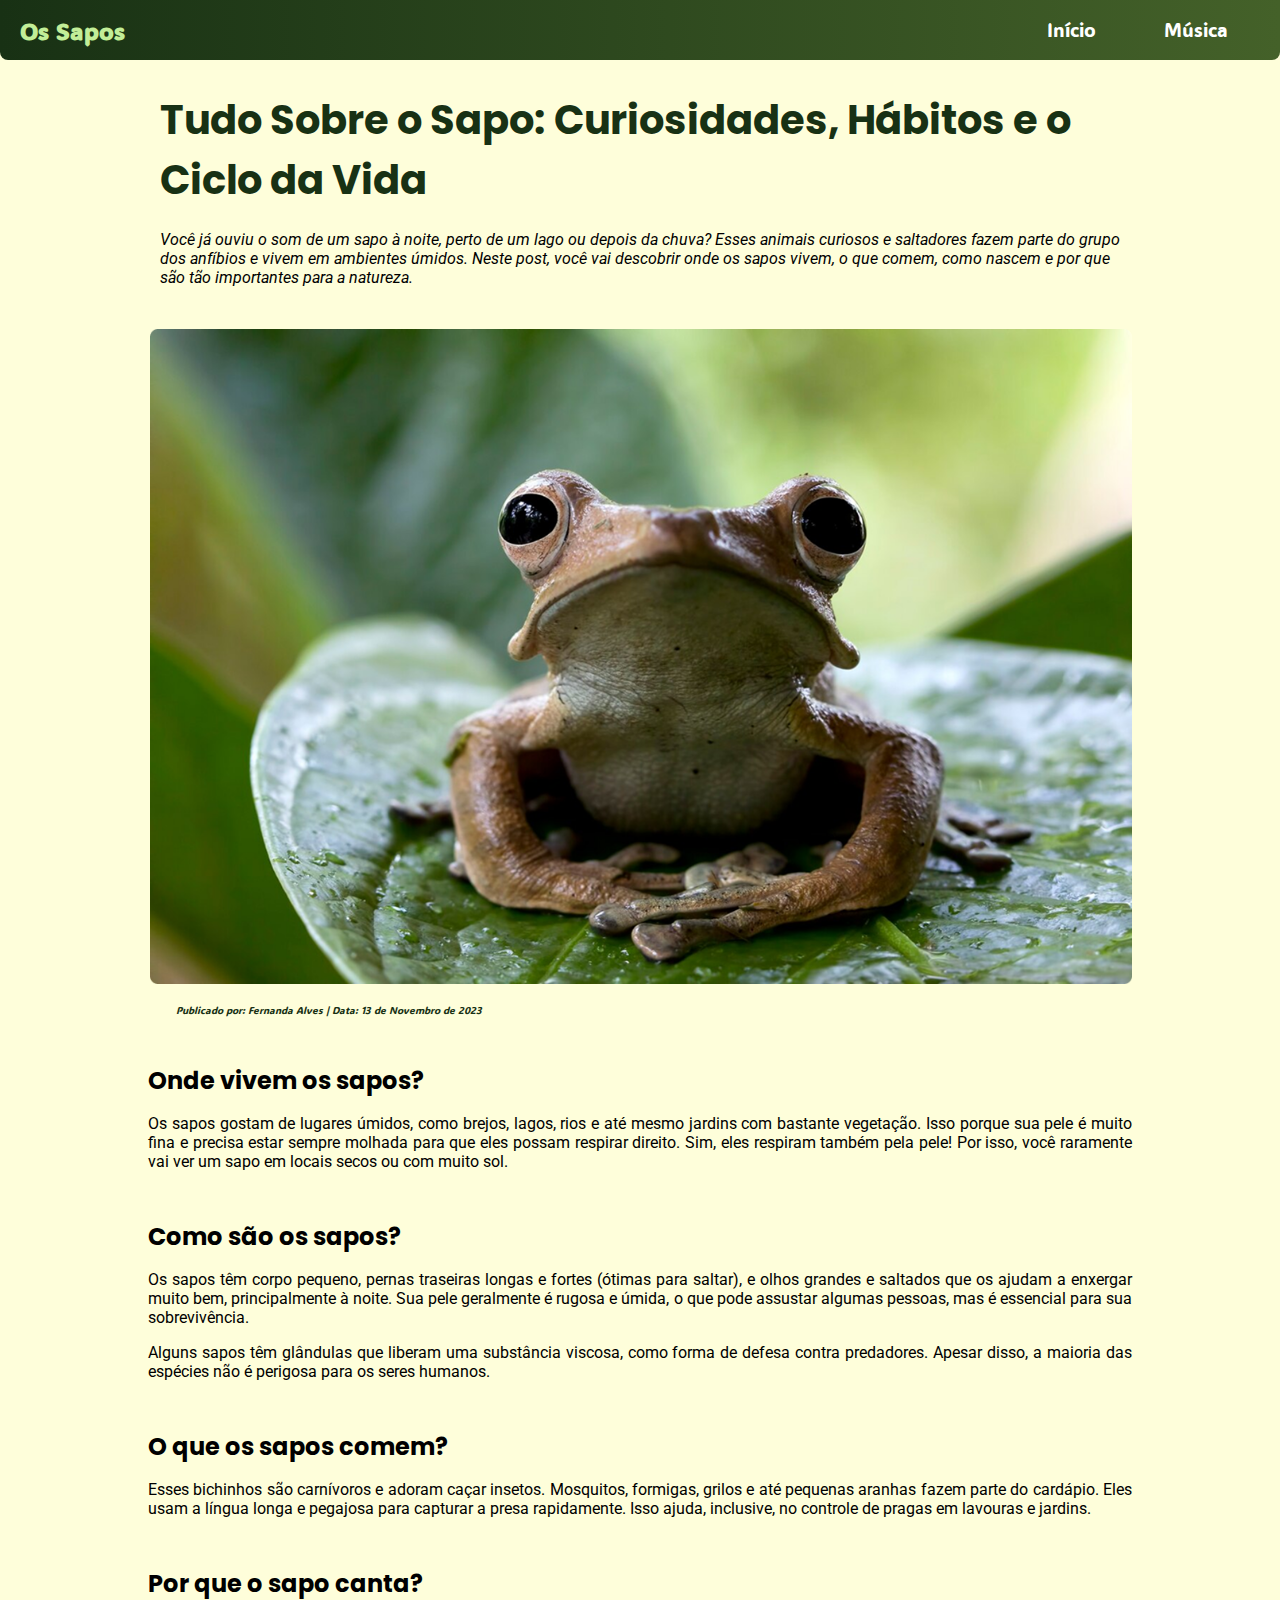
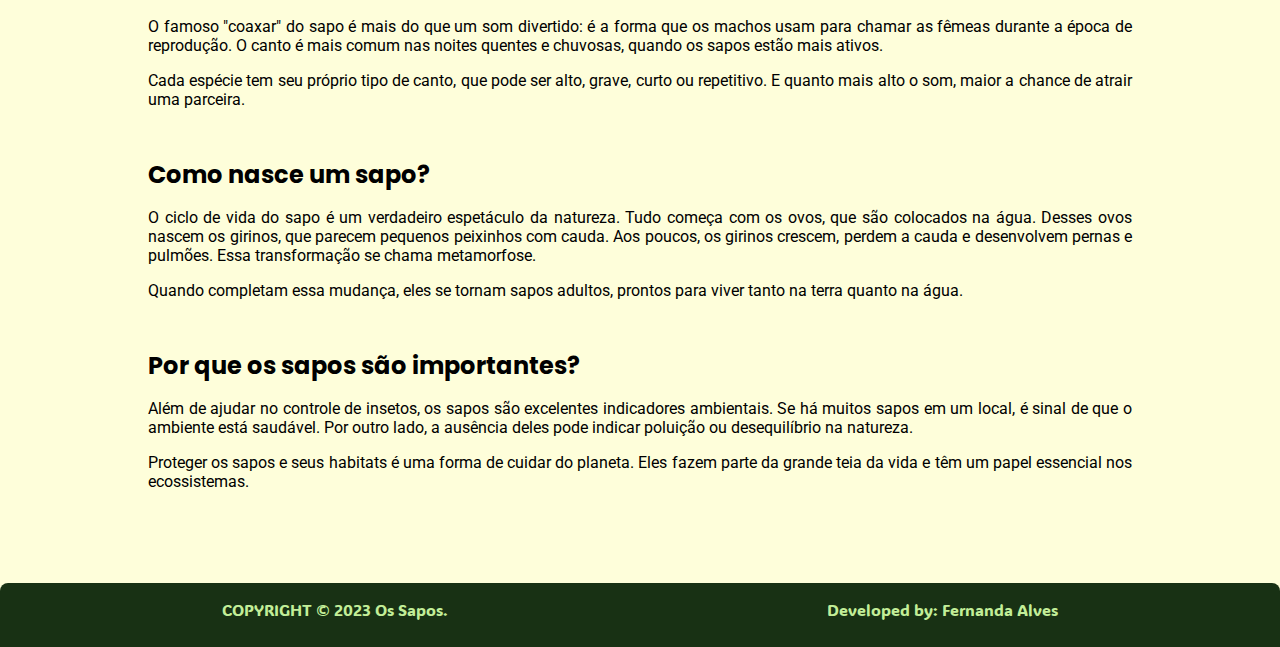
<file: index.html>
<!DOCTYPE html>
<html lang="pt-br">
<head>
    <meta charset="UTF-8">
    <meta name="viewport" content="width=device-width, initial-scale=1.0">
    <link rel="stylesheet" href="https://cdnjs.cloudflare.com/ajax/libs/font-awesome/6.5.0/css/all.min.css">
    <link rel="stylesheet" href="/css/style.css">
    <title>Início</title>
</head>
<body>
    <header class="header">
        <a href="/index.html" class="logo">
            Os Sapos
        </a>
            <!-- Ícones de menu e close -->
            <input type="checkbox" id="check" class="check" >
            <label for="check" class="icons">
                <i class="fas fa-bars" id="menu-icon"></i>
                <i class="fas fa-times" id="close-icon"></i>
            </label>
        <nav class="navbar" id="navbar">
            <a href="/index.html">Início</a>
            <a href="/pages/music.html">Música</a>
        </nav>
    </header>
    <main>
        <section class="hero">
            <h2>Tudo Sobre o Sapo: Curiosidades, Hábitos e o Ciclo da Vida</h2>
            <p>
                Você já ouviu o som de um sapo à noite, perto de um lago ou depois da chuva? 
                Esses animais curiosos e saltadores fazem parte do grupo dos anfíbios e vivem em ambientes úmidos. 
                Neste post, você vai descobrir onde os sapos vivem, o que comem, como nascem e por que são tão importantes para a natureza.
            </p>
            <img src="/css/img/sapo_um.png" alt="sapo sentado">
            <div class="difer">
                <p>Publicado por: Fernanda Alves | Data: 13 de Novembro de 2023</p>
            </div>
        </section>
        <section class="saps">
            <h3>Onde vivem os sapos?</h3>
            <p>
                Os sapos gostam de lugares úmidos, como brejos, lagos, rios e até mesmo jardins com bastante vegetação. 
                Isso porque sua pele é muito fina e precisa estar sempre molhada para que eles possam respirar direito. 
                Sim, eles respiram também pela pele! Por isso, você raramente vai ver um sapo em locais secos ou com muito sol.
            </p>
        </section>
        <section class="saps">
            <h3>Como são os sapos?</h3>
            <p>
                Os sapos têm corpo pequeno, pernas traseiras longas e fortes (ótimas para saltar), e olhos grandes e saltados que os ajudam a enxergar muito bem, principalmente à noite. 
                Sua pele geralmente é rugosa e úmida, o que pode assustar algumas pessoas, mas é essencial para sua sobrevivência.
            </p>
            <p>
                Alguns sapos têm glândulas que liberam uma substância viscosa, como forma de defesa contra predadores. 
                Apesar disso, a maioria das espécies não é perigosa para os seres humanos.
            </p>
        </section>
        <section class="saps">
            <h3>O que os sapos comem?</h3>
            <p>
                Esses bichinhos são carnívoros e adoram caçar insetos. Mosquitos, formigas, grilos e até pequenas aranhas fazem parte do cardápio. 
                Eles usam a língua longa e pegajosa para capturar a presa rapidamente. Isso ajuda, inclusive, no controle de pragas em lavouras e jardins.
            </p>
        </section>
        <section class="saps">
            <h3>Por que o sapo canta?</h3>
            <p>
                O famoso "coaxar" do sapo é mais do que um som divertido: é a forma que os machos usam para chamar as fêmeas durante a época de reprodução. 
                O canto é mais comum nas noites quentes e chuvosas, quando os sapos estão mais ativos.
            </p>
            <p>
                Cada espécie tem seu próprio tipo de canto, que pode ser alto, grave, curto ou repetitivo. 
                E quanto mais alto o som, maior a chance de atrair uma parceira.
            </p>
        </section>
        <section class="saps">
            <h3>Como nasce um sapo?</h3>
            <p>
                O ciclo de vida do sapo é um verdadeiro espetáculo da natureza. Tudo começa com os ovos, que são colocados na água. 
                Desses ovos nascem os girinos, que parecem pequenos peixinhos com cauda. Aos poucos, os girinos crescem, perdem a cauda e desenvolvem pernas e pulmões. 
                Essa transformação se chama metamorfose.
            </p>
            <p>
                Quando completam essa mudança, eles se tornam sapos adultos, prontos para viver tanto na terra quanto na água.
            </p>
        </section>
        <section class="saps">
            <h3>Por que os sapos são importantes?</h3>
            <p>
                Além de ajudar no controle de insetos, os sapos são excelentes indicadores ambientais. 
                Se há muitos sapos em um local, é sinal de que o ambiente está saudável. 
                Por outro lado, a ausência deles pode indicar poluição ou desequilíbrio na natureza.
            </p>
            <p>
                Proteger os sapos e seus habitats é uma forma de cuidar do planeta. 
                Eles fazem parte da grande teia da vida e têm um papel essencial nos ecossistemas.
            </p>
        </section>
    </main>
    <footer>
            <div class="fot">
                <p>COPYRIGHT &copy; 2023 Os Sapos.</p>
                <p>Developed by: Fernanda Alves</p>
            </div>
    </footer>
</body>
</html>
</file>
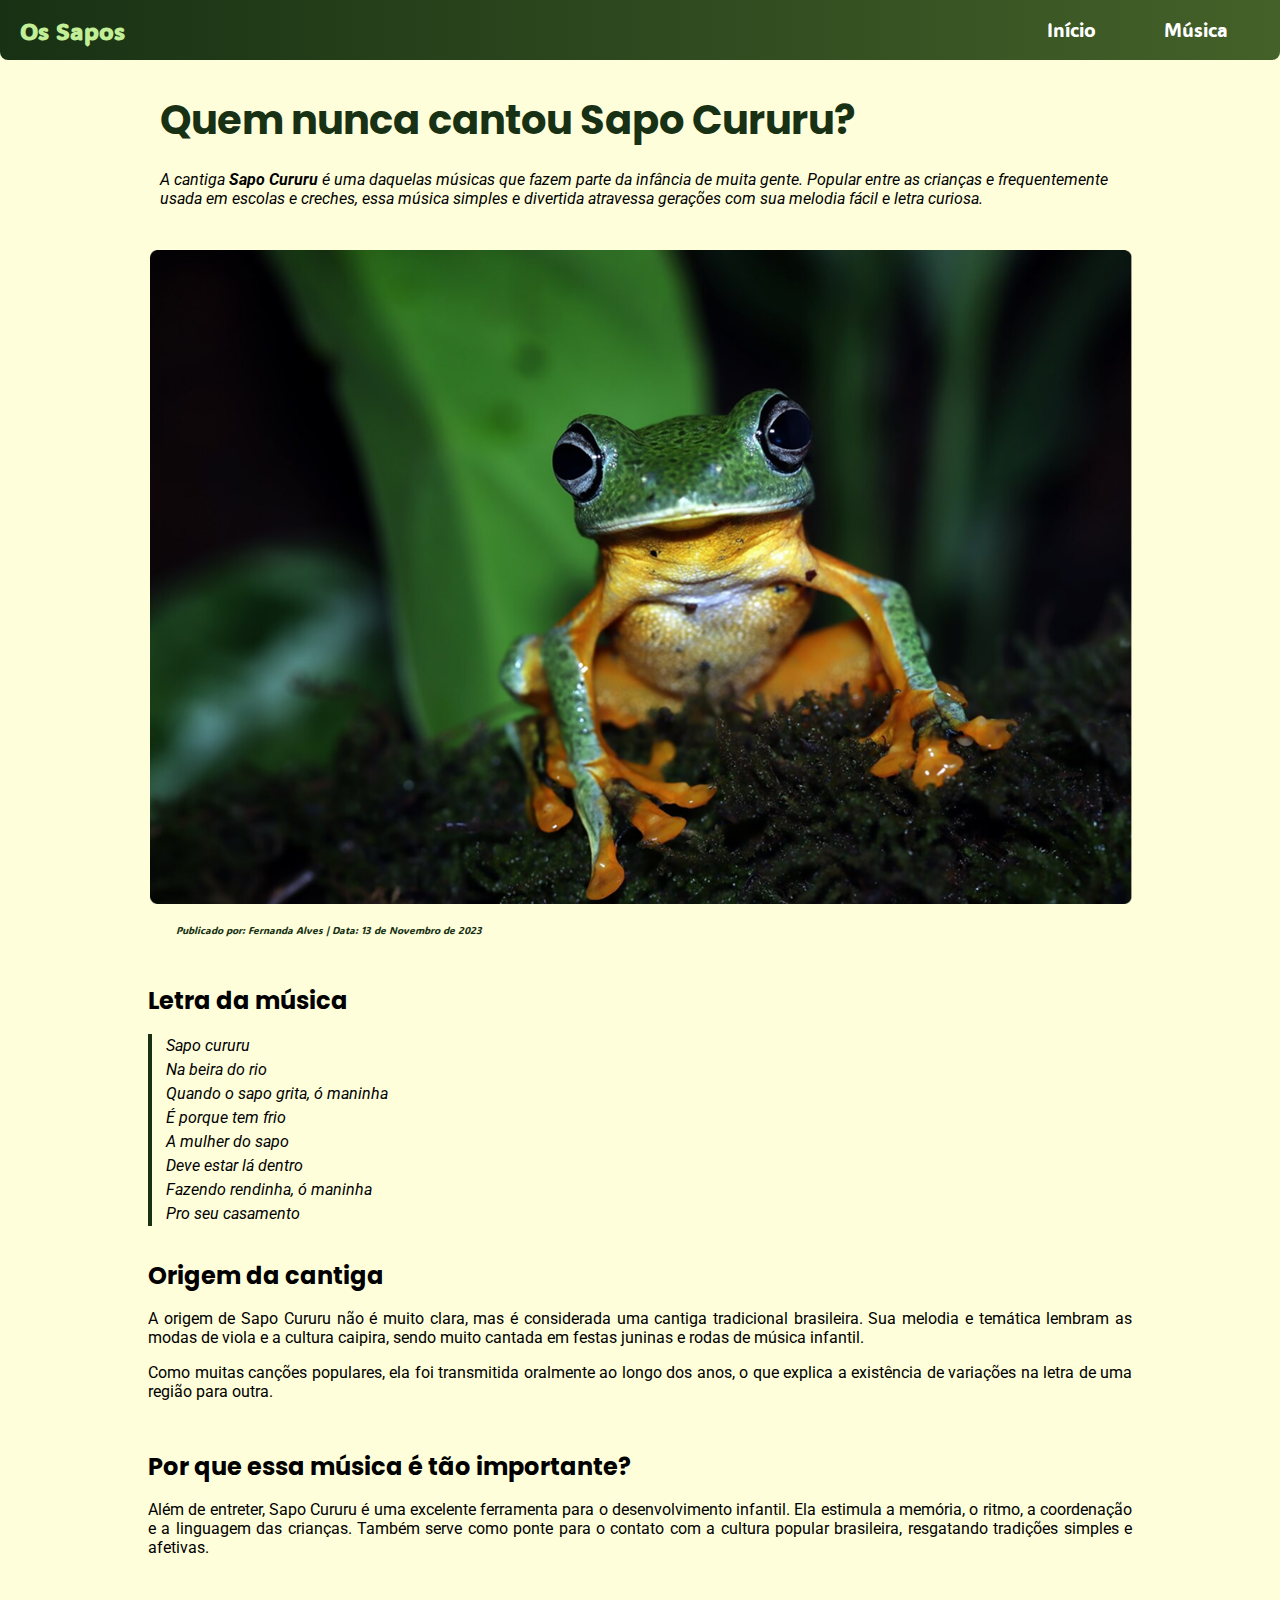
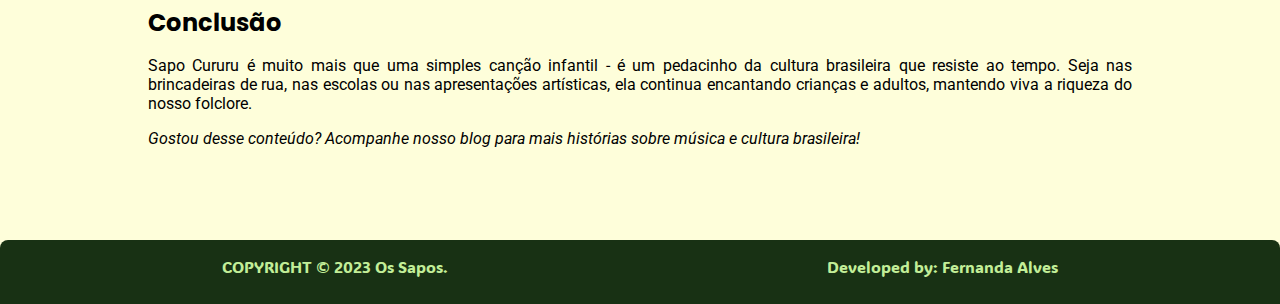
<file: pages/music.html>
<!DOCTYPE html>
<html lang="pt-br">
<head>
    <meta charset="UTF-8">
    <meta name="viewport" content="width=device-width, initial-scale=1.0">
    <link rel="stylesheet" href="https://cdnjs.cloudflare.com/ajax/libs/font-awesome/6.5.0/css/all.min.css">
    <link rel="stylesheet" href="/css/style.css">
    <title>Música</title>
</head>
<body>
    <header class="header">
        <a href="/index.html" class="logo">
            Os Sapos
        </a>
            <!-- Ícones de menu e close -->
            <input type="checkbox" id="check" class="check" >
            <label for="check" class="icons">
                <i class="fas fa-bars" id="menu-icon"></i>
                <i class="fas fa-times" id="close-icon"></i>
            </label>
        <nav class="navbar" id="navbar">
            <a href="/index.html">Início</a>
            <a href="/pages/music.html">Música</a>
        </nav>
    </header>
    <main>
        <section class="hero">
            <h2>Quem nunca cantou Sapo Cururu?</h2>
            <p>
                A cantiga <strong>Sapo Cururu</strong> é uma daquelas músicas que fazem parte da infância de muita gente. 
                Popular entre as crianças e frequentemente usada em escolas e creches, essa música simples e divertida atravessa gerações com sua melodia fácil e letra curiosa.
            </p>
            <img src="/css/img/sapo_dois.png" alt="sapo sentado">
            <div class="difer">
                <p>Publicado por: Fernanda Alves | Data: 13 de Novembro de 2023</p>
            </div>
        </section>
        <section class="sap1">
            <h3>Letra da música</h3>
            
            <p>
                Sapo cururu<br>
                Na beira do rio<br>
                Quando o sapo grita, ó maninha<br>
                É porque tem frio<br>
                A mulher do sapo<br>
                Deve estar lá dentro<br>
                Fazendo rendinha, ó maninha<br>
                Pro seu casamento
            </p>
        </section>
        <section class="saps">
            <h3>Origem da cantiga</h3>
            <p>
                A origem de Sapo Cururu não é muito clara, mas é considerada uma cantiga tradicional brasileira. 
                Sua melodia e temática lembram as modas de viola e a cultura caipira, sendo muito cantada em festas juninas e rodas de música infantil.
            </p>
            <p>
                Como muitas canções populares, ela foi transmitida oralmente ao longo dos anos, o que explica a existência de variações na letra de uma região para outra.
            </p>
        </section>
        <section class="saps">
            <h3>Por que essa música é tão importante?</h3>
            <p>
                Além de entreter, Sapo Cururu é uma excelente ferramenta para o desenvolvimento infantil. 
                Ela estimula a memória, o ritmo, a coordenação e a linguagem das crianças. 
                Também serve como ponte para o contato com a cultura popular brasileira, resgatando tradições simples e afetivas.
            </p>
        </section>
        <section class="saps">
            <h3> Conclusão 

            </h3>
            <p>
                Sapo Cururu é muito mais que uma simples canção infantil - é um pedacinho da cultura brasileira que resiste ao tempo. 
                Seja nas brincadeiras de rua, nas escolas ou nas apresentações artísticas, ela continua encantando crianças e adultos, 
                mantendo viva a riqueza do nosso folclore.
            </p>
            <p>
                <i>Gostou desse conteúdo?
                Acompanhe nosso blog para mais histórias sobre música e cultura brasileira!</i>
            </p>
        </section>
    </main>
    <footer>
        <div class="fot">
            <p>COPYRIGHT &copy; 2023 Os Sapos.</p>
            <p>Developed by: Fernanda Alves</p>
        </div>
    </footer>
</body>
</html>
</file>
<file: css/style.css>
/* fonts importadas do google fonts */
@import url('https://fonts.googleapis.com/css2?family=ADLaM+Display&display=swap');
@import url('https://fonts.googleapis.com/css2?family=Poppins:ital,wght@0,100;0,200;0,300;0,400;0,500;0,600;0,700;0,800;0,900;1,100;1,200;1,300;1,400;1,500;1,600;1,700;1,800;1,900&display=swap');
@import url('https://fonts.googleapis.com/css2?family=Roboto:ital,wght@0,100..900;1,100..900&display=swap');



/* Estilização do site */
:root{
    --primary-color: #FEFEDA;
    --secondary-color: #C2EE98;
    --tertiary-color:  #fff;
    --quaternary-color: #183114;
    --quinary-color: #000;
    --font-logo: 'ADLaM Display', sans-serif;
    --font-title: 'poppins', sans-serif;
    --font-body: 'roboto', sans-serif;
}

*{
    margin: 0;
    padding: 0;
    box-sizing: border-box;
}


body{
    background-color: var(--primary-color);
    min-height: 100vh;
    overflow-y: scroll;
    -ms-overflow-style: none;
    
}

body::-webkit-scrollbar{
    display: none;
}


h1{
    font-family: var(--font-logo);
    font-size: 2rem;
    color: var(--secondary-color);
}

h2{
    font-family: var(--font-title);
    color: var(--quaternary-color);
}

h3{
    font-family: var(--font-title);
    color: var(--quinary-color);
}

p{
    font-family: var(--font-body);
    color: var(--quinary-color);
}

a{
    text-decoration: none;
    color: var( --tertiary-color);
    font-family: var(--font-logo);
    font-size: 1.2rem;
}

a:hover{
    color: var(--secondary-color);
}

span{
    font-weight: 600;
}

ul{
    list-style: none;
}

/* Estilização do footer */
footer{
    background-color:var(--quaternary-color);
    height: 4.0rem;
    padding: 1rem 2rem; 
    border-radius: .5rem .5rem 0 0; 
}

.fot, .fot p{
    color: var( --secondary-color);
    font-family: var(--font-logo);
    display: flex;
    justify-content: space-between;
    align-items: center;
    margin: 0 auto;
    font-size: 1rem;
}


/* Estilização do header */
header{
    background: linear-gradient(90deg,rgba(24, 49, 20, 1) 0%, rgba(68, 97, 41, 1) 100%);
    border-radius: 0 0 .5rem .5rem;
    position: fixed;
    top: 0;
    left: 0;
    width: 100%;
    height: 3.75rem;
    z-index: 1;
    display: flex;
    align-items: center;
    padding: 0 1.25rem;

}

.logo{
    font-family: var(--font-logo);
    font-size: 1.5rem;
    color: var(--secondary-color);
    text-decoration: none;
    display: flex;
    align-items: center;
    justify-content: center;
    margin-right: auto;
    font-weight: 600;
}

.logo:hover{
    color: none;
}

.navbar a{
    margin: 1rem;
    padding: 0.2rem 1rem;
}

/* Estilização do nav responsivo */

.icons{
    font-size: 2rem;
    color: var(--tertiary-color);
    cursor: pointer;
    display: none;
    position: absolute;
    right: 5%;
}

#check{
    display: none;
}

/* Estilização do main */
main{
    display: flex;
    justify-content: center;
    align-items: center;
    flex-direction: column;
    margin: 0 auto;
    padding: 3.75rem 0 ;

}

section{
    margin: .5rem;
    padding: .5rem;
    max-width: 62.5rem;

}

.hero, .hero h2, .hero p, .hero img{
    padding: .313rem;
    margin: .625rem;
}

.hero h2{
    font-size: 2.5rem;
    white-space: initial;

}

.hero p{
    font-size: 1rem;
    font-style: italic;
    white-space: initial;

}

.hero img{
    max-width: 62rem;
    display: block;
    margin: 2rem auto;
    margin-bottom: .5rem;
}

.difer{
    margin: 0 1rem;
}

.difer p {
    font-family: var(--font-logo);
    color: var(--quaternary-color);
    font-size: .625rem;
}


.saps h3, .sap1 h3{
    margin: 0 0 1rem;
    font-size: 1.5rem;
}

.saps p{
    margin-bottom: 1rem;
    font-size: 1rem;
    text-align: justify;
}

/* Estilização do music.html */
.sap1{
    width: 100%;
}

.sap1 p{
    border-left: .3rem solid var(--quaternary-color);
    padding-left: .9rem;
    font-style: italic;
    line-height: 1.5rem;
}

/* responsividade */

@media screen and (max-width: 1024px){

    /*header */

    .header{
        padding: 1.3rem 0 1rem .4rem; 
        border-radius: 0;
    }

    .navbar{
        position: absolute;
        top: 100%;
        left: 0;
        width: 100%;
        height: 7rem;
        background: linear-gradient(90deg,rgba(24, 49, 20, 1) 0%, rgba(68, 97, 41, 1) 100%);
        border-radius: 0 0 .5rem .5rem;
        height: 0;
        overflow: hidden;
        transition: all 0.3s ease-in-out;
    }
    
    .navbar a{
        display: block;
        margin: 0 2rem;  
        padding: 1rem 0;
        text-align: center;
        font-size: 1.1rem;
    }


    .logo{
        font-size: 1.5rem;
        margin: 0 1rem;
    }

    #check:checked~.icons #menu-icon{
        display: none;
    }

    #check:checked~.icons #close-icon{
        display: block;
    }
    
    #check:checked~.navbar{
        display: block;
        height: 7rem;
    }

    .icons{
        display: inline-flex;
    }

    .icons #close-icon{
        display: none;
    }

    /*main e section*/

    main{
        padding: 3.75rem 0 0 0;
    }

    section{
        margin: 0 1rem 2rem;
        padding: 0 1rem;
        max-width: 100%;
    }

    .hero img{
        max-width: 100%;
        margin: 0 auto;
    }

    .hero h2{
        font-size: 2rem;
        width: 100%;
        margin: 0 auto;
    }

    .hero p{
        font-size: 1rem;
        text-align: justify;

    }

    .difer p{
        font-size: .6rem;
        margin: 0 1rem;
    }

    .saps h3, .sap1 h3{
        font-size: 1.5rem;
    }

    .saps p{
        font-size: 1rem;
    }


    .sap1 {
        width: 95%;
        padding: 1rem;
        
    }
    .sap1 p, .sap1 h3{
        margin-left: .8rem;
    }

    footer{
        padding: 1rem 1rem;
    }

    .fot, .fot p{
        font-size: .8rem;
        flex-direction: column;
        align-items: center;
    }


    

}
</file>
